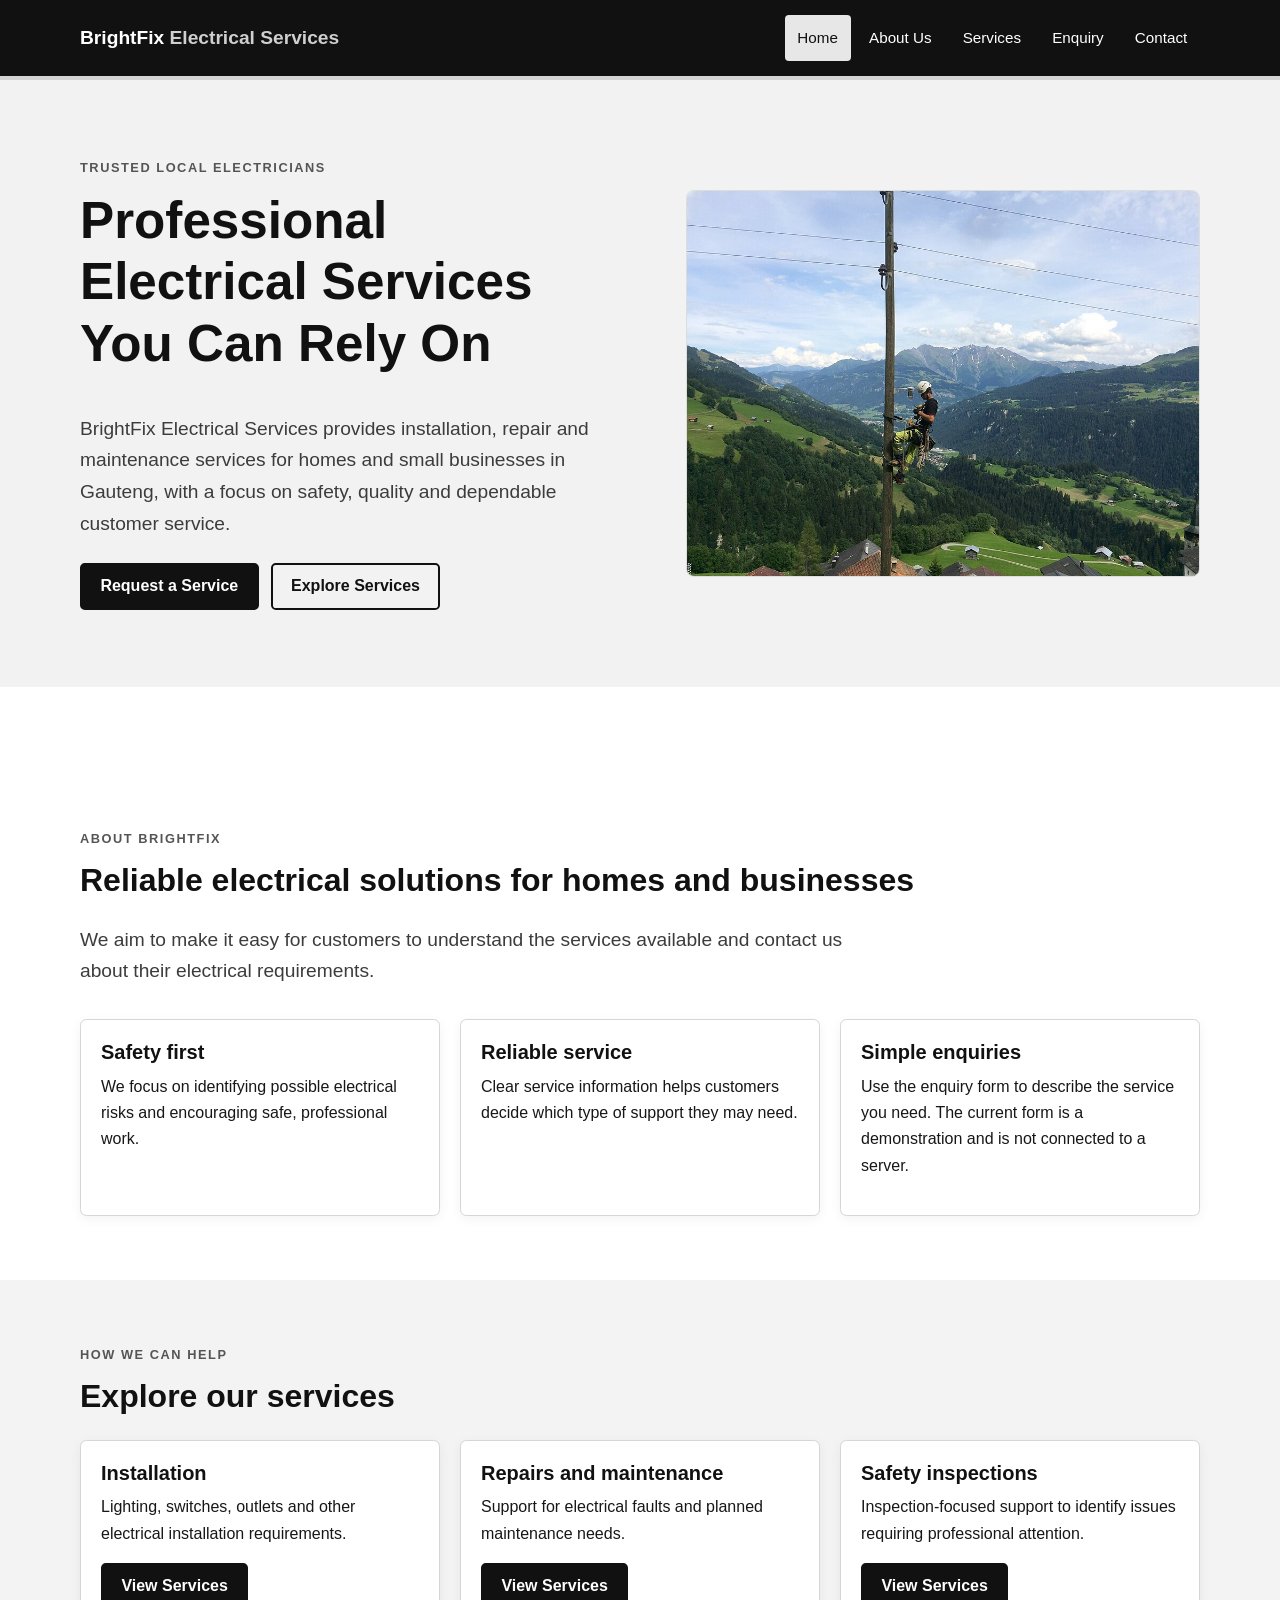
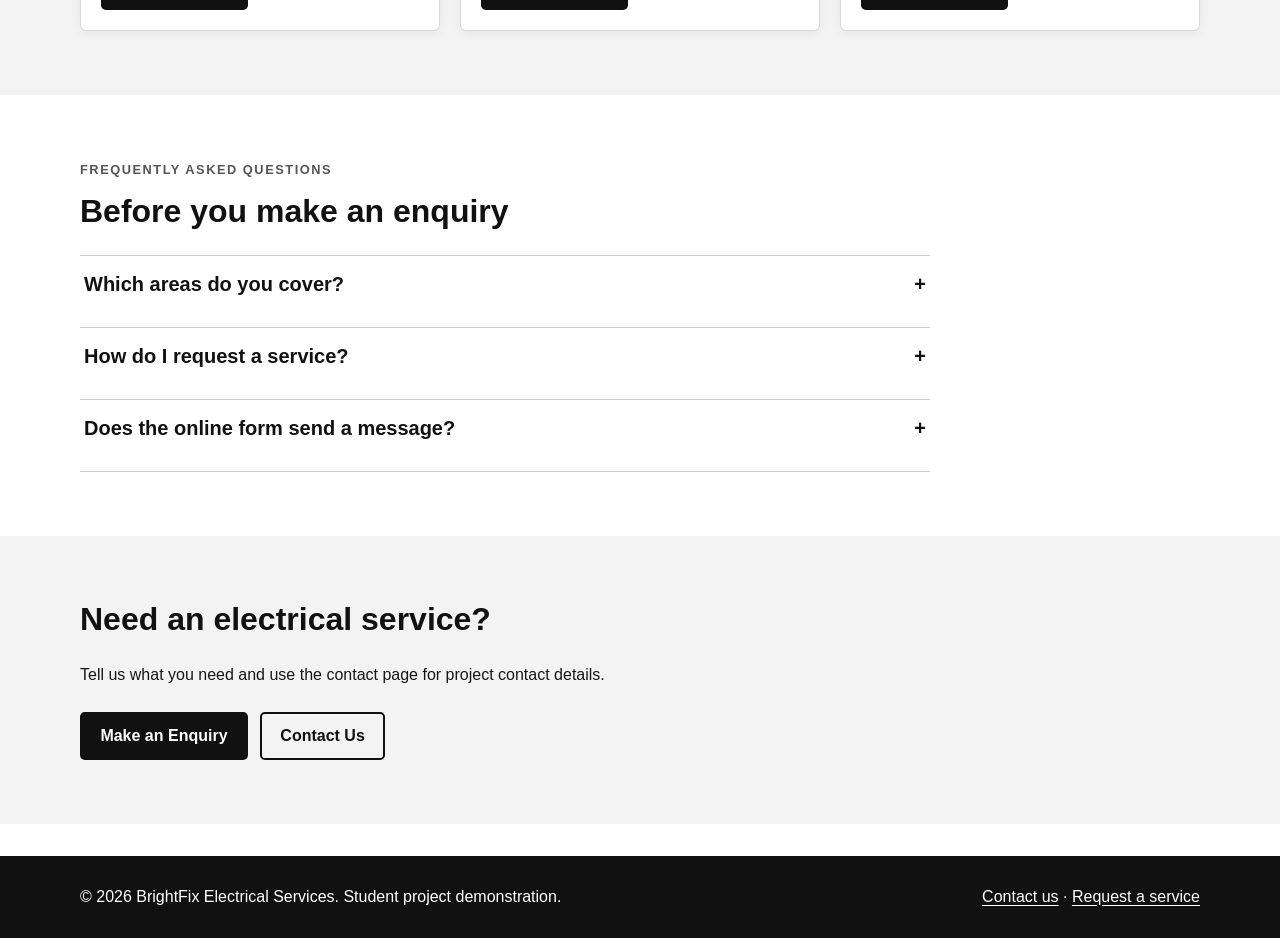
<file: index.html>
<!DOCTYPE html>
<html lang="en">
<head>
    <meta charset="UTF-8">
    <meta name="viewport" content="width=device-width, initial-scale=1.0">
    <meta name="description" content="BrightFix Electrical Services provides electrical installation, repairs, maintenance and safety inspections for homes and small businesses in Johannesburg, Pretoria and Gauteng.">
    <meta name="robots" content="index, follow">
    <meta name="theme-color" content="#111111">
    <title>BrightFix Electrical Services | Electrical Services in Gauteng</title>
    <link rel="stylesheet" href="css/style.css">
    <script src="js/script.js" defer></script>
</head>
<body>
<a class="skip-link" href="#main-content">Skip to main content</a>
<header class="site-header">
    <div class="container header-inner">
        <a class="brand" href="index.html" aria-label="BrightFix Electrical Services home">BrightFix <span>Electrical Services</span></a>
        <nav class="site-nav" aria-label="Main navigation">
            <a href="index.html" aria-current="page">Home</a>
            <a href="about.html">About Us</a>
            <a href="services.html">Services</a>
            <a href="enquiry.html">Enquiry</a>
            <a href="contact.html">Contact</a>
        </nav>
    </div>
</header>

<main id="main-content">
    <section class="hero">
        <div class="container hero-inner">
            <div class="hero-text">
                <p class="eyebrow">Trusted local electricians</p>
                <h1>Professional Electrical Services You Can Rely On</h1>
                <p class="lead">BrightFix Electrical Services provides installation, repair and maintenance services for homes and small businesses in Gauteng, with a focus on safety, quality and dependable customer service.</p>
                <div class="hero-actions">
                    <a class="button" href="enquiry.html">Request a Service</a>
                    <a class="button button-secondary" href="services.html">Explore Services</a>
                </div>
            </div>
            <div class="hero-image">
                <img src="images/hero.jpg" srcset="images/hero-480.jpg 480w, images/hero.jpg 960w" sizes="(max-width: 680px) 100vw, (max-width: 960px) 90vw, 520px" alt="Electrician working on an electrical installation" fetchpriority="high" width="960" height="720">
            </div>
        </div>
    </section>

    <section class="section">
        <div class="container">
            <div class="page-intro">
                <p class="eyebrow">About BrightFix</p>
                <h2>Reliable electrical solutions for homes and businesses</h2>
                <p class="lead">We aim to make it easy for customers to understand the services available and contact us about their electrical requirements.</p>
            </div>
            <div class="cards-grid">
                <article class="info-card"><h3>Safety first</h3><p>We focus on identifying possible electrical risks and encouraging safe, professional work.</p></article>
                <article class="info-card"><h3>Reliable service</h3><p>Clear service information helps customers decide which type of support they may need.</p></article>
                <article class="info-card"><h3>Simple enquiries</h3><p>Use the enquiry form to describe the service you need. The current form is a demonstration and is not connected to a server.</p></article>
            </div>
        </div>
    </section>

    <section class="section section-muted">
        <div class="container">
            <p class="eyebrow">How we can help</p>
            <h2>Explore our services</h2>
            <div class="cards-grid">
                <article class="info-card"><h3>Installation</h3><p>Lighting, switches, outlets and other electrical installation requirements.</p><a href="services.html" class="button">View Services</a></article>
                <article class="info-card"><h3>Repairs and maintenance</h3><p>Support for electrical faults and planned maintenance needs.</p><a href="services.html" class="button">View Services</a></article>
                <article class="info-card"><h3>Safety inspections</h3><p>Inspection-focused support to identify issues requiring professional attention.</p><a href="services.html" class="button">View Services</a></article>
            </div>
        </div>
    </section>

    <section class="section">
        <div class="container">
            <p class="eyebrow">Frequently asked questions</p>
            <h2>Before you make an enquiry</h2>
            <div class="accordion-list">
                <div class="accordion-item">
                    <h3><button class="accordion-trigger" type="button" data-accordion-trigger aria-expanded="false" aria-controls="faq-1">Which areas do you cover? <span data-accordion-icon aria-hidden="true">+</span></button></h3>
                    <div class="accordion-panel" id="faq-1" hidden><p>This project describes BrightFix as serving Johannesburg, Pretoria and surrounding Gauteng areas. Confirm the actual service area before publishing the website.</p></div>
                </div>
                <div class="accordion-item">
                    <h3><button class="accordion-trigger" type="button" data-accordion-trigger aria-expanded="false" aria-controls="faq-2">How do I request a service? <span data-accordion-icon aria-hidden="true">+</span></button></h3>
                    <div class="accordion-panel" id="faq-2" hidden><p>Complete the enquiry form with your contact information, service type and a description of the requirement. The current assignment version validates the form in the browser only.</p></div>
                </div>
                <div class="accordion-item">
                    <h3><button class="accordion-trigger" type="button" data-accordion-trigger aria-expanded="false" aria-controls="faq-3">Does the online form send a message? <span data-accordion-icon aria-hidden="true">+</span></button></h3>
                    <div class="accordion-panel" id="faq-3" hidden><p>No. It demonstrates HTML and JavaScript validation. A real form service or server-side endpoint must be connected before customers can send enquiries.</p></div>
                </div>
            </div>
        </div>
    </section>

    <section class="section section-muted">
        <div class="container">
            <h2>Need an electrical service?</h2>
            <p>Tell us what you need and use the contact page for project contact details.</p>
            <div class="button-row"><a class="button" href="enquiry.html">Make an Enquiry</a><a class="button button-secondary" href="contact.html">Contact Us</a></div>
        </div>
    </section>
</main>
<footer class="site-footer">
    <div class="container footer-inner">
        <p>&copy; <span data-current-year>2026</span> BrightFix Electrical Services. Student project demonstration.</p>
        <p><a href="contact.html">Contact us</a> · <a href="enquiry.html">Request a service</a></p>
    </div>
</footer>
</body>
</html>
</file>
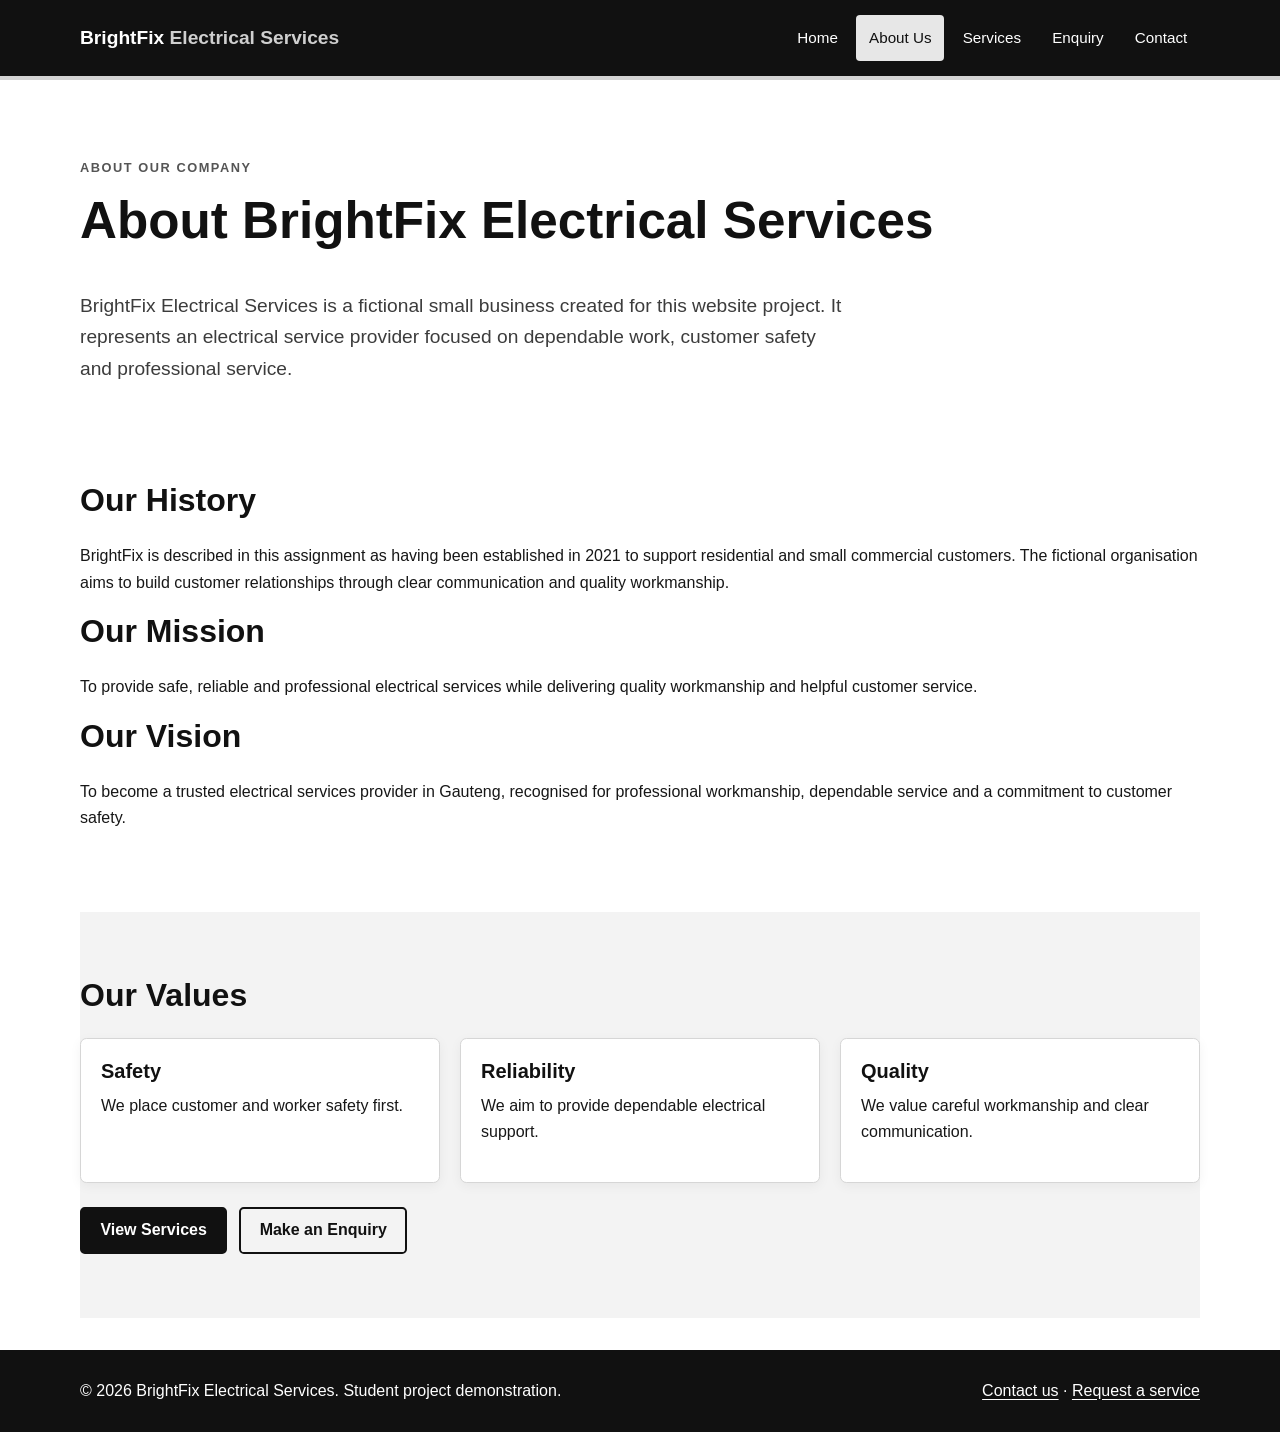
<file: about.html>
<!DOCTYPE html>
<html lang="en">
<head>
    <meta charset="UTF-8">
    <meta name="viewport" content="width=device-width, initial-scale=1.0">
    <meta name="description" content="Learn about BrightFix Electrical Services, its mission, values and commitment to reliable electrical services in Gauteng.">
    <meta name="robots" content="index, follow">
    <meta name="theme-color" content="#111111">
    <title>About Us | BrightFix Electrical Services</title>
    <link rel="stylesheet" href="css/style.css">
    <script src="js/script.js" defer></script>
</head>
<body>
<a class="skip-link" href="#main-content">Skip to main content</a>
<header class="site-header">
    <div class="container header-inner">
        <a class="brand" href="index.html" aria-label="BrightFix Electrical Services home">BrightFix <span>Electrical Services</span></a>
        <nav class="site-nav" aria-label="Main navigation">
            <a href="index.html">Home</a>
            <a href="about.html" aria-current="page">About Us</a>
            <a href="services.html">Services</a>
            <a href="enquiry.html">Enquiry</a>
            <a href="contact.html">Contact</a>
        </nav>
    </div>
</header>

<main id="main-content" class="container">
    <section class="page-intro">
        <p class="eyebrow">About our company</p>
        <h1>About BrightFix Electrical Services</h1>
        <p class="lead">BrightFix Electrical Services is a fictional small business created for this website project. It represents an electrical service provider focused on dependable work, customer safety and professional service.</p>
    </section>
    <section class="section">
        <h2>Our History</h2>
        <p>BrightFix is described in this assignment as having been established in 2021 to support residential and small commercial customers. The fictional organisation aims to build customer relationships through clear communication and quality workmanship.</p>
        <h2>Our Mission</h2>
        <p>To provide safe, reliable and professional electrical services while delivering quality workmanship and helpful customer service.</p>
        <h2>Our Vision</h2>
        <p>To become a trusted electrical services provider in Gauteng, recognised for professional workmanship, dependable service and a commitment to customer safety.</p>
    </section>
    <section class="section section-muted">
        <h2>Our Values</h2>
        <div class="cards-grid">
            <article class="info-card"><h3>Safety</h3><p>We place customer and worker safety first.</p></article>
            <article class="info-card"><h3>Reliability</h3><p>We aim to provide dependable electrical support.</p></article>
            <article class="info-card"><h3>Quality</h3><p>We value careful workmanship and clear communication.</p></article>
        </div>
        <div class="button-row"><a href="services.html" class="button">View Services</a><a href="enquiry.html" class="button button-secondary">Make an Enquiry</a></div>
    </section>
</main>
<footer class="site-footer">
    <div class="container footer-inner">
        <p>&copy; <span data-current-year>2026</span> BrightFix Electrical Services. Student project demonstration.</p>
        <p><a href="contact.html">Contact us</a> · <a href="enquiry.html">Request a service</a></p>
    </div>
</footer>
</body>
</html>
</file>
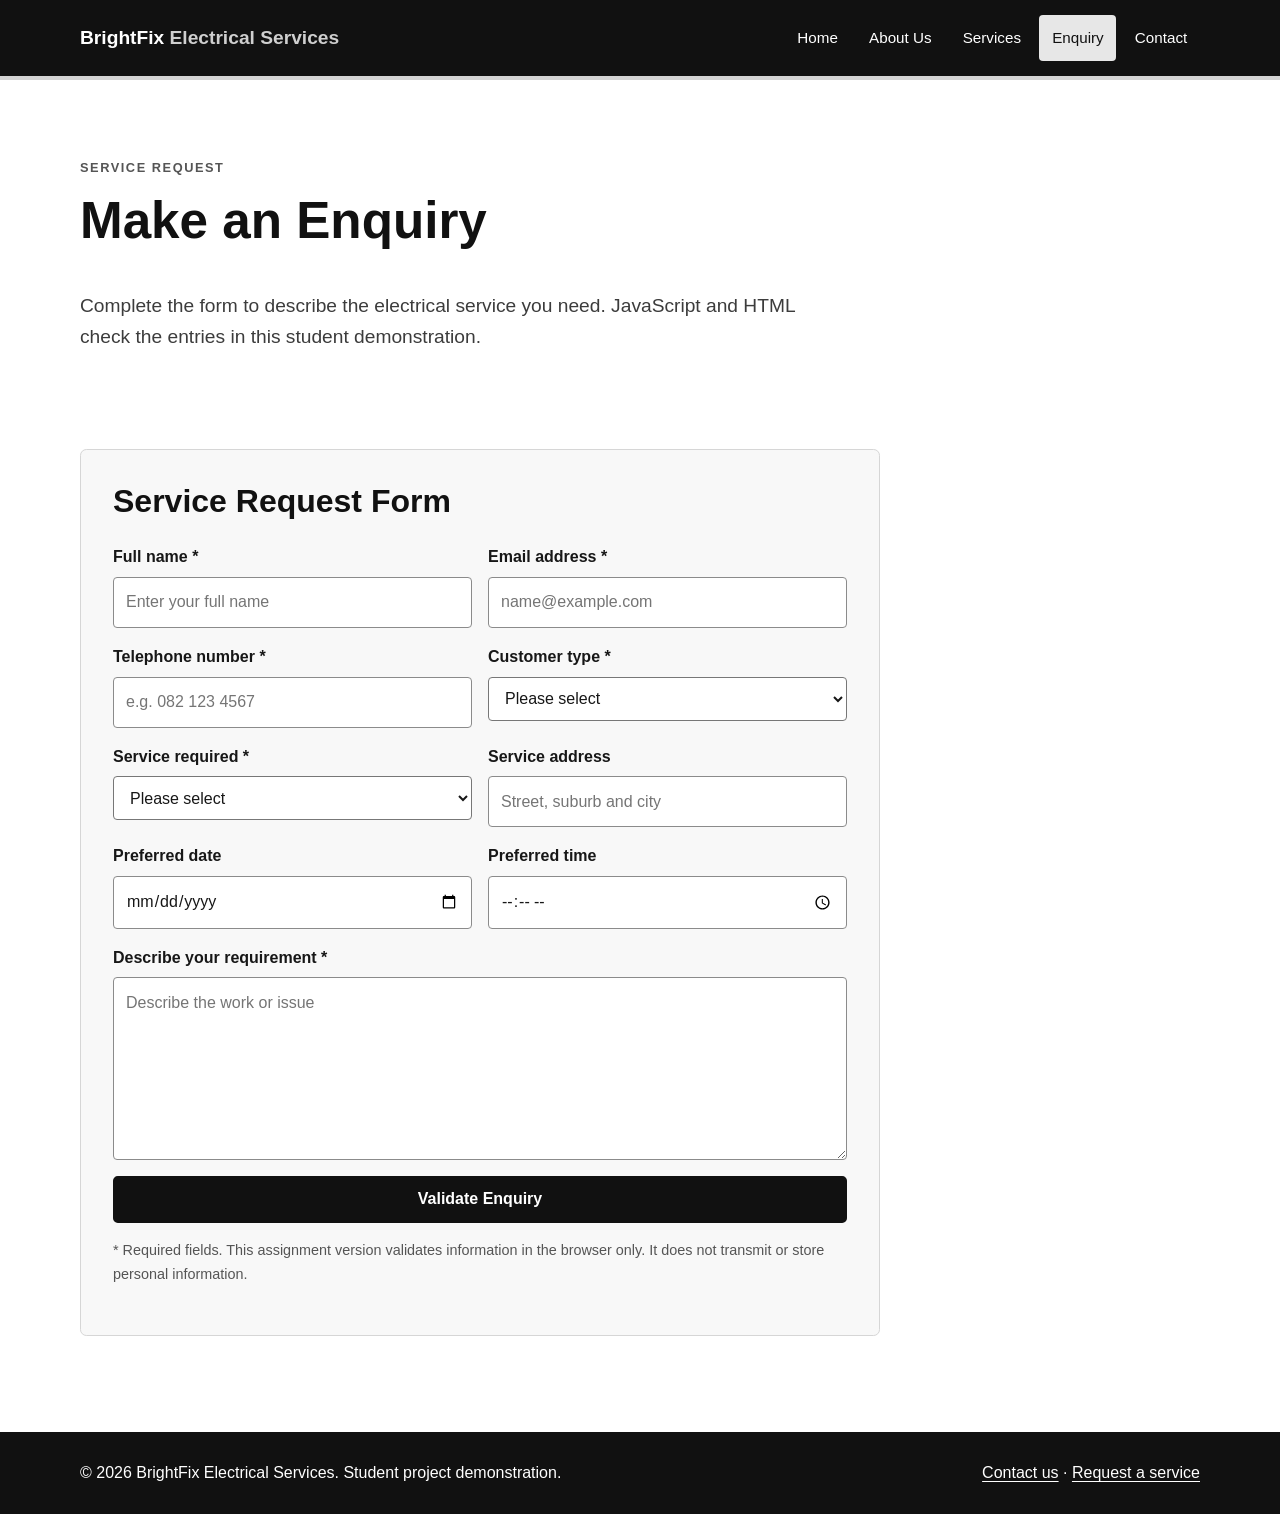
<file: enquiry.html>
<!DOCTYPE html>
<html lang="en">
<head>
    <meta charset="UTF-8">
    <meta name="viewport" content="width=device-width, initial-scale=1.0">
    <meta name="description" content="Submit a service enquiry for electrical installation, repairs, maintenance or safety inspections with BrightFix Electrical Services in Gauteng.">
    <meta name="robots" content="index, follow">
    <meta name="theme-color" content="#111111">
    <title>Request an Electrical Service | BrightFix</title>
    <link rel="stylesheet" href="css/style.css">
    <script src="js/script.js" defer></script>
</head>
<body>
<a class="skip-link" href="#main-content">Skip to main content</a>
<header class="site-header">
    <div class="container header-inner">
        <a class="brand" href="index.html" aria-label="BrightFix Electrical Services home">BrightFix <span>Electrical Services</span></a>
        <nav class="site-nav" aria-label="Main navigation">
            <a href="index.html">Home</a>
            <a href="about.html">About Us</a>
            <a href="services.html">Services</a>
            <a href="enquiry.html" aria-current="page">Enquiry</a>
            <a href="contact.html">Contact</a>
        </nav>
    </div>
</header>

<main id="main-content" class="container">
    <section class="page-intro">
        <p class="eyebrow">Service request</p>
        <h1>Make an Enquiry</h1>
        <p class="lead">Complete the form to describe the electrical service you need. JavaScript and HTML check the entries in this student demonstration.</p>
    </section>
    <section class="section">
        <div class="form-panel">
            <h2>Service Request Form</h2>
            <form data-demo-form>
                <div class="form-grid">
                    <div class="field-group"><label for="name">Full name *</label><input type="text" id="name" name="name" placeholder="Enter your full name" minlength="2" maxlength="80" autocomplete="name" required></div>
                    <div class="field-group"><label for="email">Email address *</label><input type="email" id="email" name="email" placeholder="name@example.com" maxlength="120" autocomplete="email" required></div>
                    <div class="field-group"><label for="telephone">Telephone number *</label><input type="tel" id="telephone" name="telephone" placeholder="e.g. 082 123 4567" autocomplete="tel" required pattern="[0-9\s\(\)\-+]{7,20}" title="Use 7–20 characters: digits, spaces, +, brackets or hyphens."></div>
                    <div class="field-group"><label for="customer-type">Customer type *</label><select id="customer-type" name="customer-type" required><option value="">Please select</option><option value="residential">Residential customer</option><option value="small-business">Small business</option><option value="property-manager">Property manager</option><option value="other">Other</option></select></div>
                    <div class="field-group"><label for="service-required">Service required *</label><select id="service-required" name="service-required" required><option value="">Please select</option><option value="installation">Electrical installation</option><option value="repair">Electrical repairs</option><option value="maintenance">Electrical maintenance</option><option value="safety">Electrical safety inspection</option><option value="commercial">Commercial electrical services</option><option value="other">Other</option></select></div>
                    <div class="field-group"><label for="address">Service address</label><input type="text" id="address" name="address" autocomplete="street-address" maxlength="180" placeholder="Street, suburb and city"></div>
                    <div class="field-group"><label for="date">Preferred date</label><input type="date" id="date" name="date"></div>
                    <div class="field-group"><label for="time">Preferred time</label><input type="time" id="time" name="time"></div>
                    <div class="field-group field-full"><label for="message">Describe your requirement *</label><textarea id="message" name="message" rows="6" minlength="10" maxlength="1500" placeholder="Describe the work or issue" required></textarea></div>
                    <div class="field-group field-full"><button type="submit">Validate Enquiry</button></div>
                </div>
                <p class="form-note">* Required fields. This assignment version validates information in the browser only. It does not transmit or store personal information.</p>
                <p class="form-status" data-form-status role="status" aria-live="polite" tabindex="-1" hidden></p>
            </form>
        </div>
    </section>
</main>
<footer class="site-footer">
    <div class="container footer-inner">
        <p>&copy; <span data-current-year>2026</span> BrightFix Electrical Services. Student project demonstration.</p>
        <p><a href="contact.html">Contact us</a> · <a href="enquiry.html">Request a service</a></p>
    </div>
</footer>
</body>
</html>
</file>
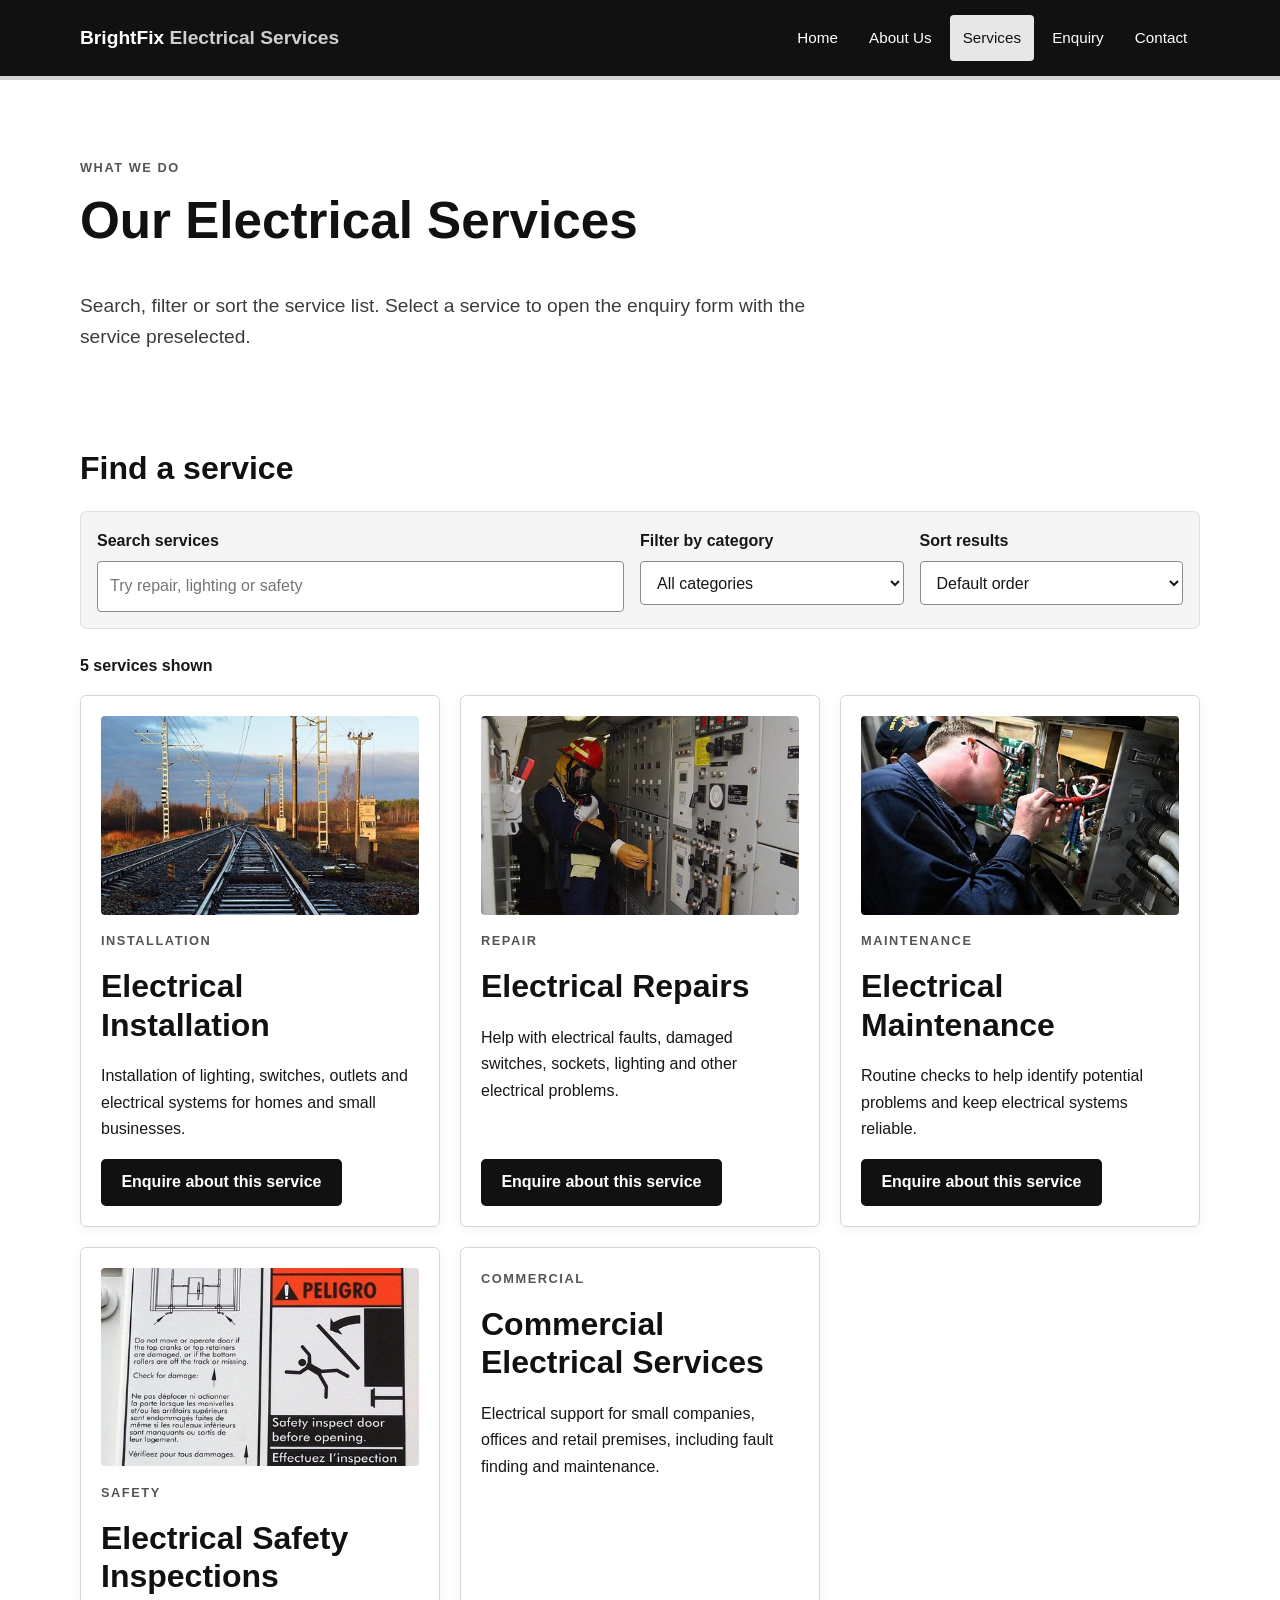
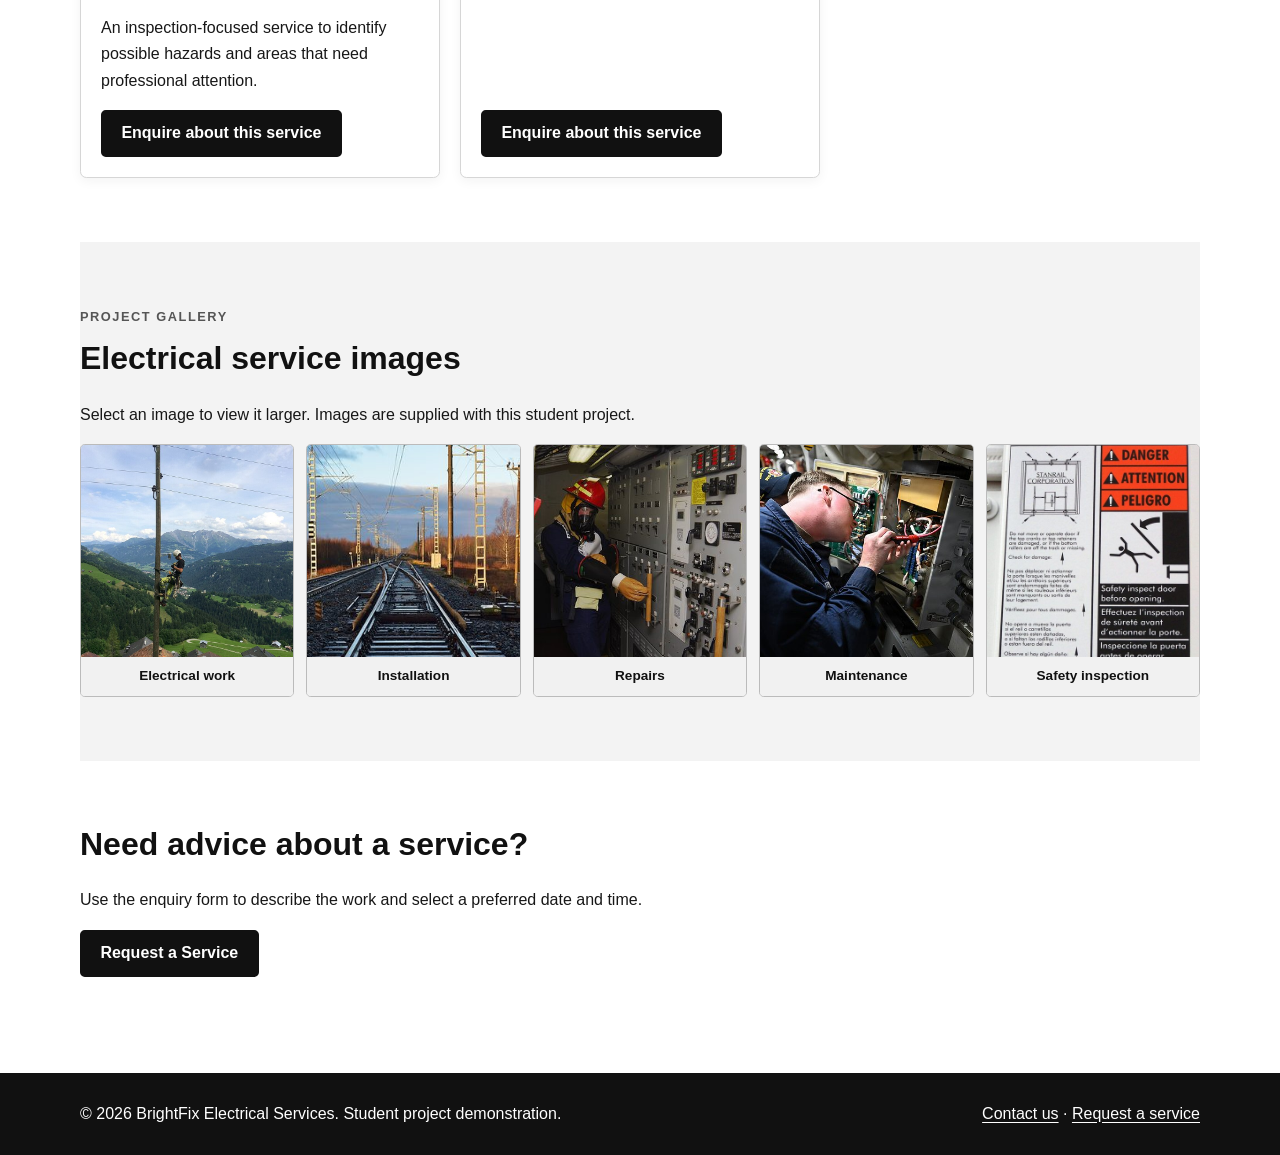
<file: services.html>
<!DOCTYPE html>
<html lang="en">
<head>
    <meta charset="UTF-8">
    <meta name="viewport" content="width=device-width, initial-scale=1.0">
    <meta name="description" content="Search BrightFix electrical installation, repair, maintenance, safety inspection and commercial electrical services in Gauteng.">
    <meta name="robots" content="index, follow">
    <meta name="theme-color" content="#111111">
    <title>Electrical Services in Gauteng | BrightFix</title>
    <link rel="stylesheet" href="css/style.css">
    <script src="js/script.js" defer></script>
</head>
<body>
<a class="skip-link" href="#main-content">Skip to main content</a>
<header class="site-header">
    <div class="container header-inner">
        <a class="brand" href="index.html" aria-label="BrightFix Electrical Services home">BrightFix <span>Electrical Services</span></a>
        <nav class="site-nav" aria-label="Main navigation">
            <a href="index.html">Home</a>
            <a href="about.html">About Us</a>
            <a href="services.html" aria-current="page">Services</a>
            <a href="enquiry.html">Enquiry</a>
            <a href="contact.html">Contact</a>
        </nav>
    </div>
</header>

<main id="main-content" class="container">
    <section class="page-intro">
        <p class="eyebrow">What we do</p>
        <h1>Our Electrical Services</h1>
        <p class="lead">Search, filter or sort the service list. Select a service to open the enquiry form with the service preselected.</p>
    </section>
    <section class="section" aria-labelledby="service-list-heading">
        <h2 id="service-list-heading">Find a service</h2>
        <div class="filter-panel">
            <div class="field-group">
                <label for="service-search">Search services</label>
                <input type="search" id="service-search" placeholder="Try repair, lighting or safety" autocomplete="off">
            </div>
            <div class="field-group">
                <label for="service-category">Filter by category</label>
                <select id="service-category">
                    <option value="">All categories</option>
                    <option value="installation">Installation</option>
                    <option value="repair">Repair</option>
                    <option value="maintenance">Maintenance</option>
                    <option value="safety">Safety</option>
                    <option value="commercial">Commercial</option>
                </select>
            </div>
            <div class="field-group">
                <label for="service-sort">Sort results</label>
                <select id="service-sort">
                    <option value="default">Default order</option>
                    <option value="name-asc">Name A–Z</option>
                    <option value="name-desc">Name Z–A</option>
                </select>
            </div>
        </div>
        <p id="service-results-count" class="results-count" aria-live="polite">Loading services…</p>
        <div id="services-grid" class="cards-grid" aria-live="polite"></div>
        <noscript><p class="empty-state">JavaScript is required to load and filter the service cards. Enable JavaScript in your browser to use this feature.</p></noscript>
    </section>

    <section class="section section-muted">
        <p class="eyebrow">Project gallery</p>
        <h2>Electrical service images</h2>
        <p>Select an image to view it larger. Images are supplied with this student project.</p>
        <div class="gallery-grid">
            <button class="gallery-open" type="button" data-lightbox-src="images/hero.jpg" data-lightbox-alt="Electrician working on an electrical installation" data-lightbox-caption="Electrical work"><img src="images/hero.jpg" srcset="images/hero-480.jpg 480w, images/hero.jpg 960w" sizes="(max-width: 680px) 50vw, (max-width: 960px) 33vw, 200px" alt="Electrician working on an electrical installation" loading="lazy"><span class="gallery-caption">Electrical work</span></button>
            <button class="gallery-open" type="button" data-lightbox-src="images/installation.jpg" data-lightbox-alt="Electrical installation work" data-lightbox-caption="Installation"><img src="images/installation.jpg" srcset="images/installation-480.jpg 480w, images/installation.jpg 960w" sizes="(max-width: 680px) 50vw, (max-width: 960px) 33vw, 200px" alt="Electrical installation work" loading="lazy"><span class="gallery-caption">Installation</span></button>
            <button class="gallery-open" type="button" data-lightbox-src="images/repair.jpg" data-lightbox-alt="Electrician repairing electrical equipment" data-lightbox-caption="Repairs"><img src="images/repair.jpg" srcset="images/repair-480.jpg 480w, images/repair.jpg 960w" sizes="(max-width: 680px) 50vw, (max-width: 960px) 33vw, 200px" alt="Electrician repairing electrical equipment" loading="lazy"><span class="gallery-caption">Repairs</span></button>
            <button class="gallery-open" type="button" data-lightbox-src="images/maintenance.jpg" data-lightbox-alt="Electrical maintenance work" data-lightbox-caption="Maintenance"><img src="images/maintenance.jpg" srcset="images/maintenance-480.jpg 480w, images/maintenance.jpg 960w" sizes="(max-width: 680px) 50vw, (max-width: 960px) 33vw, 200px" alt="Electrical maintenance work" loading="lazy"><span class="gallery-caption">Maintenance</span></button>
            <button class="gallery-open" type="button" data-lightbox-src="images/electrical-safety.jpg" data-lightbox-alt="Electrical safety inspection" data-lightbox-caption="Safety inspection"><img src="images/electrical-safety.jpg" srcset="images/electrical-safety-480.jpg 480w, images/electrical-safety.jpg 960w" sizes="(max-width: 680px) 50vw, (max-width: 960px) 33vw, 200px" alt="Electrical safety inspection" loading="lazy"><span class="gallery-caption">Safety inspection</span></button>
        </div>
    </section>

    <dialog class="lightbox" id="image-lightbox" aria-labelledby="lightbox-caption">
        <div class="lightbox-head"><h2 id="lightbox-caption">Service image</h2><button class="lightbox-close" type="button" data-lightbox-close aria-label="Close image viewer">Close ✕</button></div>
        <img id="lightbox-image" src="images/hero.jpg" alt="">
        <p>Press Escape or use the Close button to return to the page.</p>
    </dialog>

    <section class="section">
        <h2>Need advice about a service?</h2>
        <p>Use the enquiry form to describe the work and select a preferred date and time.</p>
        <a class="button" href="enquiry.html">Request a Service</a>
    </section>
</main>
<footer class="site-footer">
    <div class="container footer-inner">
        <p>&copy; <span data-current-year>2026</span> BrightFix Electrical Services. Student project demonstration.</p>
        <p><a href="contact.html">Contact us</a> · <a href="enquiry.html">Request a service</a></p>
    </div>
</footer>
</body>
</html>
</file>
<file: css/style.css>
/* BrightFix Electrical Services - shared external stylesheet
   Black, white and grey palette retained from Part 2 feedback. */

/* 1. Reset and default styles */
*,
*::before,
*::after {
    box-sizing: border-box;
}

html {
    scroll-behavior: smooth;
    scroll-padding-top: 1rem;
}

body {
    margin: 0;
    font-family: Arial, Helvetica, sans-serif;
    font-size: 1rem;
    line-height: 1.65;
    color: #171717;
    background: #fff;
}

img,
picture,
svg {
    max-width: 100%;
}

img {
    display: block;
    height: auto;
}

button,
input,
select,
textarea {
    font: inherit;
}

button,
a,
input,
select,
textarea {
    -webkit-tap-highlight-color: transparent;
}

a {
    color: #171717;
    text-underline-offset: 0.2em;
}

a:hover {
    text-decoration-thickness: 2px;
}

:focus-visible {
    outline: 3px solid #666;
    outline-offset: 3px;
}

.skip-link {
    position: absolute;
    left: 1rem;
    top: -5rem;
    z-index: 1000;
    padding: 0.75rem 1rem;
    color: #fff;
    background: #111;
}

.skip-link:focus {
    top: 1rem;
}

/* 2. Typography */
h1,
h2,
h3 {
    margin: 0 0 0.75em;
    line-height: 1.2;
    color: #111;
    font-weight: 700;
}

h1 { font-size: clamp(2rem, 4vw, 3.25rem); }
h2 { font-size: clamp(1.5rem, 2.5vw, 2rem); }
h3 { font-size: 1.25rem; }
p { margin: 0 0 1rem; }

.lead {
    max-width: 65ch;
    font-size: clamp(1.05rem, 1.5vw, 1.2rem);
    color: #3c3c3c;
}

.eyebrow {
    margin-bottom: 0.75rem;
    color: #555;
    font-size: 0.8rem;
    font-weight: 700;
    letter-spacing: 0.12em;
    text-transform: uppercase;
}

/* 3. Shared layout and navigation */
.container {
    width: min(1120px, calc(100% - 2.5rem));
    margin-inline: auto;
}

.site-header {
    position: relative;
    z-index: 10;
    color: #fff;
    background: #111;
    border-bottom: 4px solid #d4d4d4;
}

.header-inner {
    display: flex;
    align-items: center;
    justify-content: space-between;
    gap: 1.5rem;
    min-height: 76px;
}

.brand {
    color: #fff;
    font-size: 1.2rem;
    font-weight: 700;
    text-decoration: none;
    white-space: nowrap;
}

.brand span { color: #cfcfcf; }

.site-nav {
    display: flex;
    align-items: center;
    justify-content: flex-end;
    flex-wrap: wrap;
    gap: 0.35rem;
}

.site-nav a {
    display: inline-block;
    padding: 0.65rem 0.8rem;
    border-radius: 0.25rem;
    color: #fff;
    text-decoration: none;
    font-size: 0.95rem;
    transition: background-color 160ms ease, color 160ms ease;
}

.site-nav a:hover,
.site-nav a[aria-current="page"] {
    color: #111;
    background: #e7e7e7;
}

.site-nav a:active { transform: translateY(1px); }

main { min-height: 60vh; }

.page-intro {
    padding: clamp(2.5rem, 6vw, 5rem) 0 1rem;
}

.page-intro p { max-width: 72ch; }

.section {
    padding: clamp(2.25rem, 5vw, 4rem) 0;
}

.section-muted { background: #f3f3f3; }

.hero {
    padding: clamp(2.5rem, 6vw, 5rem) 0;
    background: #f2f2f2;
}

.hero-inner {
    display: grid;
    grid-template-columns: minmax(0, 1fr) minmax(280px, 0.95fr);
    align-items: center;
    gap: clamp(2rem, 5vw, 4.5rem);
}

.hero img {
    width: 100%;
    max-height: 470px;
    object-fit: cover;
    border: 1px solid #ddd;
    border-radius: 0.5rem;
}

.hero-actions,
.button-row {
    display: flex;
    align-items: center;
    flex-wrap: wrap;
    gap: 0.75rem;
    margin-top: 1.5rem;
}

.button,
button.button,
form button,
button.control-button {
    display: inline-flex;
    align-items: center;
    justify-content: center;
    min-height: 44px;
    padding: 0.7rem 1.15rem;
    border: 2px solid #111;
    border-radius: 0.3rem;
    color: #fff;
    background: #111;
    font-weight: 700;
    line-height: 1.3;
    text-align: center;
    text-decoration: none;
    cursor: pointer;
    transition: color 160ms ease, background-color 160ms ease, border-color 160ms ease, transform 160ms ease;
}

.button:hover,
form button:hover,
button.control-button:hover {
    color: #111;
    background: #e7e7e7;
}

.button:active,
form button:active,
button.control-button:active { transform: translateY(1px); }

.button-secondary {
    color: #111;
    background: transparent;
}

.button-secondary:hover {
    color: #fff;
    background: #333;
}

.cards-grid {
    display: grid;
    grid-template-columns: repeat(3, minmax(0, 1fr));
    gap: 1.25rem;
}

.info-card,
.service-card,
.location-card {
    min-width: 0;
    padding: 1.25rem;
    border: 1px solid #d6d6d6;
    border-radius: 0.4rem;
    background: #fff;
    box-shadow: 0 3px 12px rgb(0 0 0 / 5%);
}

.info-card h3,
.service-card h2 { margin-bottom: 0.6rem; }

.service-card {
    display: flex;
    flex-direction: column;
    gap: 0.6rem;
}

.service-card img {
    width: 100%;
    aspect-ratio: 16 / 10;
    object-fit: cover;
    margin-bottom: 0.35rem;
    border-radius: 0.25rem;
    background: #eee;
}

.service-card p { margin-bottom: 0.4rem; }
.service-card .button { align-self: flex-start; margin-top: auto; }

/* 4. Search and filter controls */
.filter-panel {
    display: grid;
    grid-template-columns: minmax(0, 2fr) minmax(180px, 1fr) minmax(180px, 1fr);
    gap: 1rem;
    margin: 1.5rem 0;
    padding: 1rem;
    border: 1px solid #ddd;
    border-radius: 0.4rem;
    background: #f5f5f5;
}

.field-group { display: flex; flex-direction: column; gap: 0.4rem; }
label { font-weight: 700; }

input,
select,
textarea {
    width: 100%;
    min-height: 44px;
    padding: 0.7rem 0.75rem;
    border: 1px solid #8b8b8b;
    border-radius: 0.25rem;
    color: #171717;
    background: #fff;
}

textarea { min-height: 130px; resize: vertical; }
input:focus,
select:focus,
textarea:focus { border-color: #111; }

input:invalid:not(:placeholder-shown),
textarea:invalid:not(:placeholder-shown),
select:invalid { border-color: #777; }

.results-count { margin: 0 0 1rem; font-weight: 700; }
.empty-state { padding: 1.5rem; border: 1px dashed #888; background: #f7f7f7; }

/* 5. Forms */
.form-panel {
    max-width: 800px;
    padding: clamp(1.25rem, 3vw, 2rem);
    border: 1px solid #d6d6d6;
    border-radius: 0.4rem;
    background: #f8f8f8;
}

.form-grid {
    display: grid;
    grid-template-columns: repeat(2, minmax(0, 1fr));
    gap: 1rem;
}

.form-grid .field-group { min-width: 0; }
.field-full { grid-column: 1 / -1; }
.form-note { margin-top: 1rem; color: #555; font-size: 0.9rem; }
.form-status {
    margin-top: 1rem;
    padding: 0.85rem 1rem;
    border-left: 4px solid #111;
    background: #eaeaea;
}
.form-status:empty { display: none; }

/* 6. Accessible accordion and lightbox gallery */
.accordion-list { max-width: 850px; border-top: 1px solid #ccc; }
.accordion-item { border-bottom: 1px solid #ccc; }
.accordion-trigger {
    display: flex;
    width: 100%;
    align-items: center;
    justify-content: space-between;
    gap: 1rem;
    padding: 1rem 0.25rem;
    border: 0;
    color: #111;
    background: transparent;
    font-weight: 700;
    text-align: left;
    cursor: pointer;
}
.accordion-trigger:hover { background: #f2f2f2; }
.accordion-panel { padding: 0 0.25rem 1rem; }
.accordion-panel[hidden] { display: none; }

.gallery-grid {
    display: grid;
    grid-template-columns: repeat(5, minmax(0, 1fr));
    gap: 0.75rem;
}

.gallery-open {
    padding: 0;
    overflow: hidden;
    border: 1px solid #bbb;
    border-radius: 0.3rem;
    background: #eee;
    cursor: zoom-in;
}

.gallery-open img {
    width: 100%;
    aspect-ratio: 1 / 1;
    object-fit: cover;
    transition: transform 180ms ease;
}
.gallery-open:hover img { transform: scale(1.04); }
.gallery-caption { display: block; padding: 0.5rem; color: #111; background: #f1f1f1; font-size: 0.85rem; font-weight: 700; }

img[data-lightbox] {
    cursor: zoom-in;
}

img[data-lightbox]:focus-visible {
    outline: 3px solid #666;
    outline-offset: 3px;
}

.lightbox {
    width: min(900px, calc(100% - 2rem));
    max-width: none;
    max-height: 90vh;
    padding: 1rem;
    border: 1px solid #777;
    border-radius: 0.5rem;
    color: #111;
    background: #fff;
}
.lightbox::backdrop { background: rgb(0 0 0 / 78%); }
.lightbox img { max-height: 70vh; width: 100%; object-fit: contain; margin: 0.75rem 0; background: #eee; }
.lightbox-head { display: flex; align-items: center; justify-content: space-between; gap: 1rem; }
.lightbox-close { min-width: 44px; min-height: 44px; border: 1px solid #111; color: #111; background: #fff; cursor: pointer; }

/* 7. Map and location cards */
.locations-grid { display: grid; grid-template-columns: repeat(2, minmax(0, 1fr)); gap: 1rem; }
#map { width: 100%; min-height: 360px; border: 1px solid #bbb; border-radius: 0.35rem; background: #eee; }
.map-note { margin-top: 0.6rem; font-size: 0.9rem; color: #555; }

/* 8. Footer */
.site-footer {
    margin-top: 2rem;
    padding: 1.75rem 0;
    color: #fff;
    background: #111;
}
.footer-inner { display: flex; align-items: center; justify-content: space-between; gap: 1rem; flex-wrap: wrap; }
.site-footer p { margin: 0; }
.site-footer a { color: #fff; }

/* 9. Tablet breakpoint */
@media (max-width: 960px) {
    .header-inner { align-items: flex-start; flex-direction: column; justify-content: center; padding-block: 1rem; }
    .site-nav { justify-content: flex-start; width: 100%; }
    .hero-inner { grid-template-columns: 1fr; }
    .hero img { max-height: 420px; }
    .cards-grid { grid-template-columns: repeat(2, minmax(0, 1fr)); }
    .gallery-grid { grid-template-columns: repeat(3, minmax(0, 1fr)); }
}

/* 10. Mobile breakpoint */
@media (max-width: 680px) {
    .container { width: min(100% - 1.5rem, 1120px); }
    .header-inner { gap: 0.75rem; }
    .site-nav { display: grid; grid-template-columns: repeat(2, minmax(0, 1fr)); gap: 0.25rem; }
    .site-nav a { padding: 0.65rem 0.5rem; text-align: center; }
    .cards-grid,
    .locations-grid,
    .form-grid,
    .filter-panel { grid-template-columns: 1fr; }
    .field-full { grid-column: auto; }
    .gallery-grid { grid-template-columns: repeat(2, minmax(0, 1fr)); }
    .hero-actions, .button-row { align-items: stretch; flex-direction: column; }
    .hero-actions .button, .button-row .button { width: 100%; }
    #map { min-height: 300px; }
}

/* Small screens */
@media (max-width: 400px) {
    body { font-size: 0.95rem; }
    .site-nav { grid-template-columns: 1fr; }
    .gallery-grid { grid-template-columns: 1fr 1fr; }
    .service-card, .info-card, .location-card { padding: 1rem; }
}

/* Respect reduced-motion preferences */
@media (prefers-reduced-motion: reduce) {
    *, *::before, *::after {
        scroll-behavior: auto !important;
        animation-duration: 0.01ms !important;
        animation-iteration-count: 1 !important;
        transition-duration: 0.01ms !important;
    }
}
</file>
